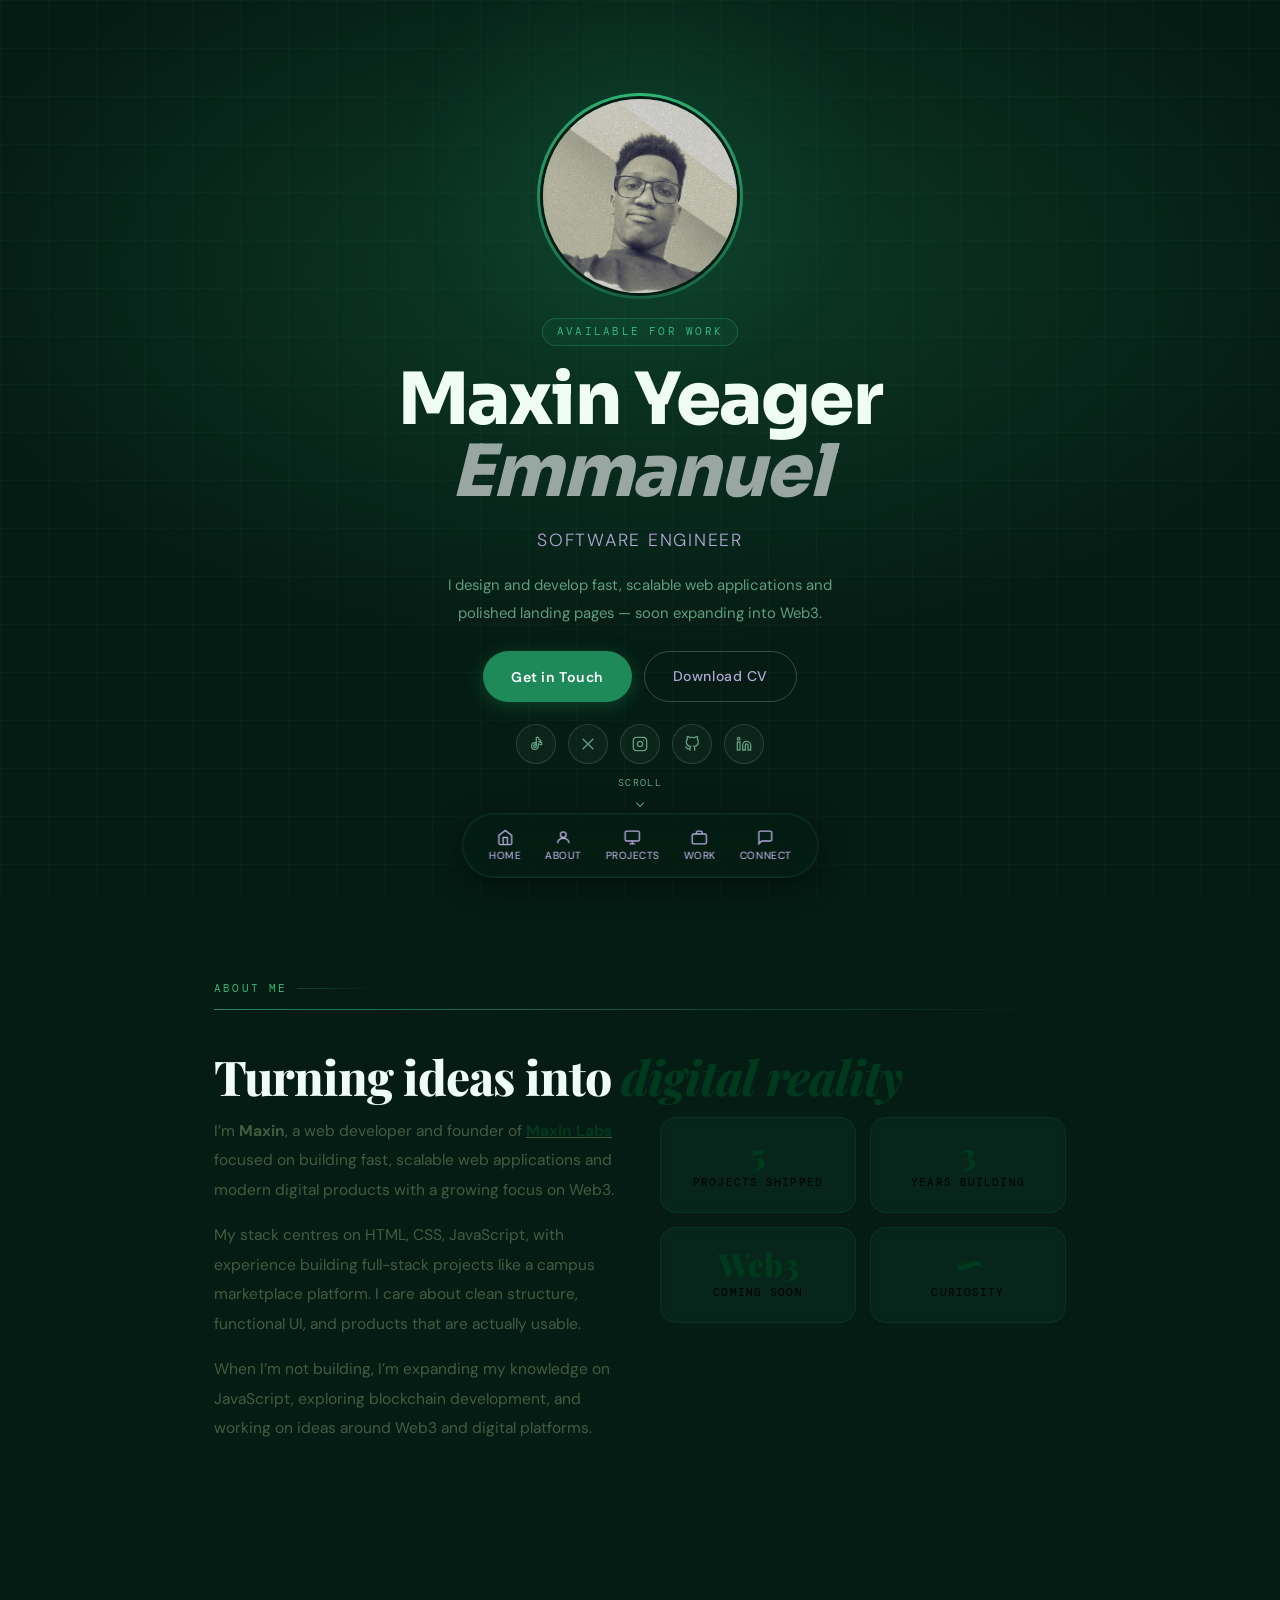
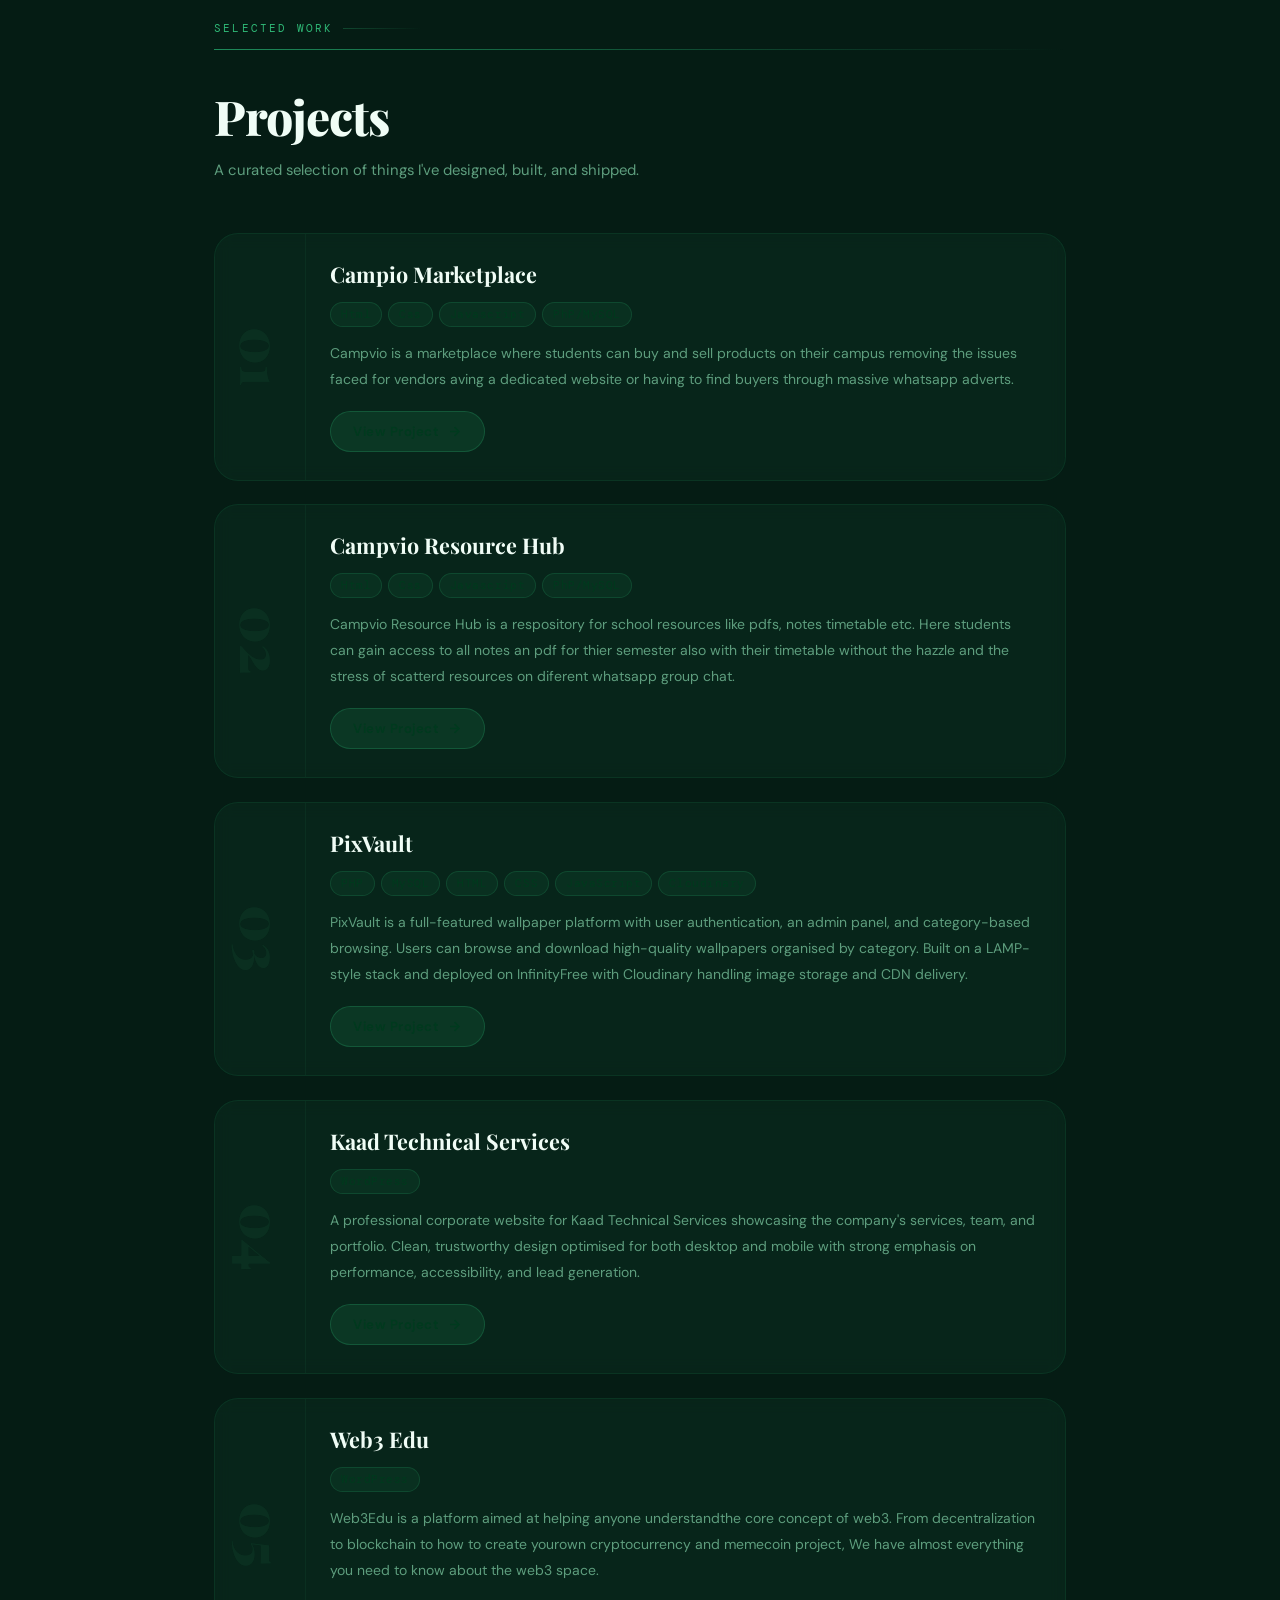
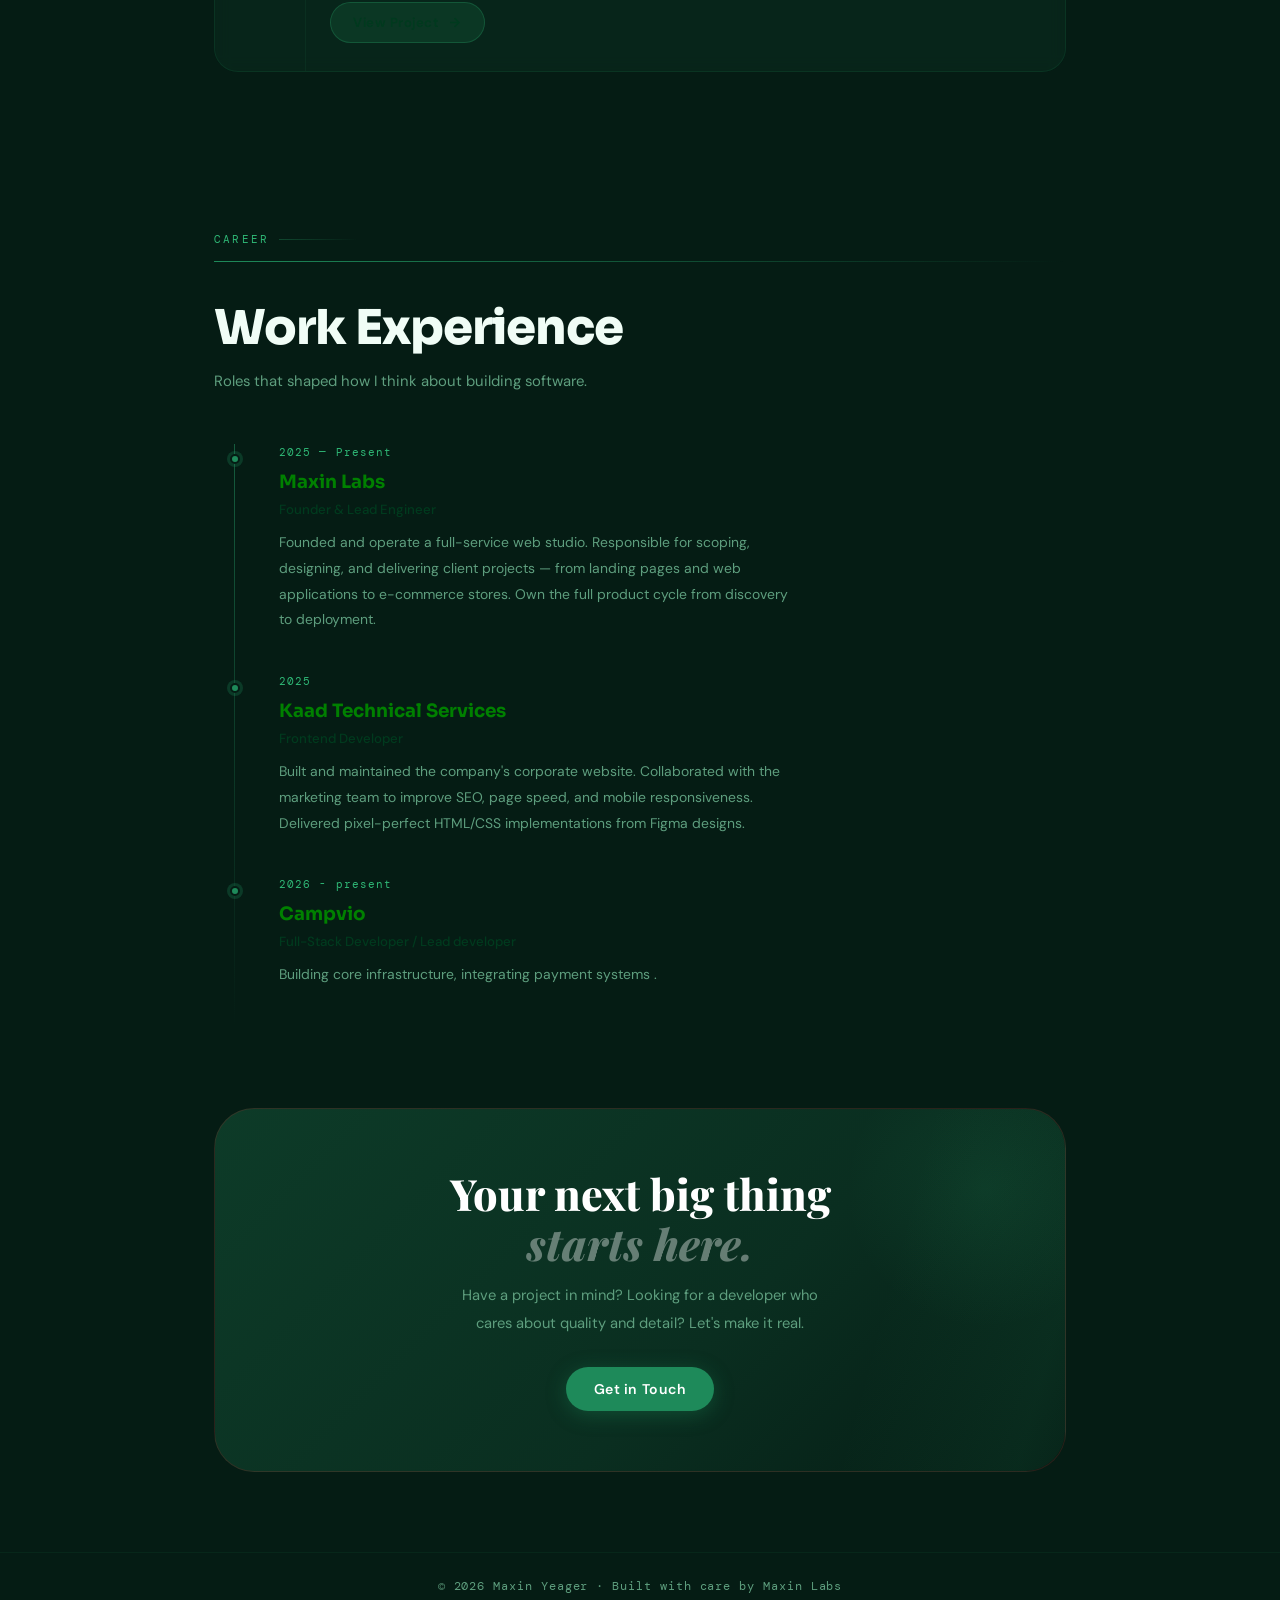
<file: index.html>
<!DOCTYPE html>
<html lang="en">
<head>
  <meta charset="UTF-8" />
  <meta name="viewport" content="width=device-width, initial-scale=1.0" />
  <meta name="description" content="maxin Yeager — Software Engineer. Building elegant, functional web experiences." />
  <title>Maxin Yeager - portfolio</title>
  <link rel="preconnect" href="https://fonts.googleapis.com" />
  <link rel="preconnect" href="https://fonts.gstatic.com" crossorigin />
  <link rel="stylesheet" href="style.css" />
</head>
<body>

  <div id="scroll-progress"></div>

  <!-- LOADING -->
  <div id="loading-screen">
    <p class="loader-logo">Maxin <span>Yeager</span></p>
    <div class="loader-bar-wrap"><div class="loader-bar"></div></div>
    <p class="loader-text">Crafting experience…</p>
  </div>

  <!-- NAVBAR -->
  <nav class="bottom-nav">
    <button class="nav-item active" data-target="home">
      <svg viewBox="0 0 24 24" fill="none" stroke="currentColor" stroke-width="2"><path d="M3 9l9-7 9 7v11a2 2 0 01-2 2H5a2 2 0 01-2-2z"/><polyline points="9 22 9 12 15 12 15 22"/></svg>
      <span class="nav-label">Home</span>
    </button>
    <button class="nav-item" data-target="about">
      <svg viewBox="0 0 24 24" fill="none" stroke="currentColor" stroke-width="2"><circle cx="12" cy="8" r="4"/><path d="M4 20c0-4 3.6-7 8-7s8 3 8 7"/></svg>
      <span class="nav-label">About</span>
    </button>
    <button class="nav-item" data-target="projects">
      <svg viewBox="0 0 24 24" fill="none" stroke="currentColor" stroke-width="2"><rect x="2" y="3" width="20" height="14" rx="2"/><path d="M8 21h8M12 17v4"/></svg>
      <span class="nav-label">Projects</span>
    </button>
    <button class="nav-item" data-target="experience">
      <svg viewBox="0 0 24 24" fill="none" stroke="currentColor" stroke-width="2"><rect x="2" y="7" width="20" height="14" rx="2"/><path d="M16 7V5a2 2 0 00-2-2h-4a2 2 0 00-2 2v2"/></svg>
      <span class="nav-label">Work</span>
    </button>
    <button class="nav-item" data-target="connect">
      <svg viewBox="0 0 24 24" fill="none" stroke="currentColor" stroke-width="2"><path d="M21 15a2 2 0 01-2 2H7l-4 4V5a2 2 0 012-2h14a2 2 0 012 2z"/></svg>
      <span class="nav-label">Connect</span>
    </button>
  </nav>

  <div class="page-wrapper">

    <!-- ══ HERO ══ -->
    <section id="hero" data-section>

      <!-- Floating Tech Logos -->
      <div class="floating-logos" aria-hidden="true">

        <!-- 1: HTML5 large -->
        <div class="float-logo">
          <svg viewBox="0 0 452 520" xmlns="http://www.w3.org/2000/svg">
            <path d="M41 460L0 0h452l-41 460-185 52L41 460z" fill="rgba(227,76,38,0.55)"/>
            <path d="M226 472l149-41 35-395H226V472z" fill="rgba(239,101,42,0.4)"/>
            <path d="M226 208H124l7 77h95v76H84L64 96h162v76zm0 179l-1 .3-77-21-5-55h-76l10 109 149 41V387z" fill="rgba(255,255,255,0.75)"/>
            <path d="M226 208v76h88l-9 97-79 21v80l149-41 11-117 5-116H226zm0-112v76h162L396 96H226v76z" fill="rgba(255,255,255,0.9)"/>
          </svg>
        </div>

        <!-- 2: CSS3 large -->
        <div class="float-logo">
          <svg viewBox="0 0 452 520" xmlns="http://www.w3.org/2000/svg">
            <path d="M41 460L0 0h452l-41 460-185 52L41 460z" fill="rgba(38,77,228,0.55)"/>
            <path d="M226 472l149-41 35-395H226V472z" fill="rgba(42,101,239,0.4)"/>
            <path d="M226 208H100l4 77h122v76H100L84 96h162v76zm26-112h162l-4 76H252l4 36h110l-11 117-145 41V387l80-22 8-78H226V208z" fill="rgba(255,255,255,0.85)"/>
          </svg>
        </div>

        <!-- 3: JavaScript large -->
        <div class="float-logo">
          <svg viewBox="0 0 630 630" xmlns="http://www.w3.org/2000/svg">
            <rect width="630" height="630" rx="40" fill="rgba(240,219,79,0.5)"/>
            <path d="M423 492c8 13 19 23 37 23 16 0 26-8 26-18 0-13-10-17-28-25l-10-4c-27-11-45-26-45-56 0-28 21-49 54-49 23 0 40 8 52 29l-28 18c-6-11-13-16-24-16-11 0-18 7-18 16 0 11 7 16 23 23l10 4c32 14 51 28 51 60 0 34-27 52-63 52-35 0-58-17-69-39l30-18zm-171 3c6 10 11 19 24 19 12 0 20-5 20-23V326h37v167c0 38-22 55-55 55-29 0-46-15-55-34l29-19z" fill="rgba(50,50,50,0.85)"/>
          </svg>
        </div>

        <!-- 4: WordPress large -->
        <div class="float-logo">
          <svg viewBox="0 0 122.5 122.5" xmlns="http://www.w3.org/2000/svg">
            <circle cx="61.25" cy="61.25" r="61.25" fill="rgba(33,117,155,0.5)"/>
            <path d="M61.25 4.4a56.85 56.85 0 100 113.7A56.85 56.85 0 0061.25 4.4zM8.7 61.25a52.55 52.55 0 0144.1-51.9L14.7 109a52.45 52.45 0 01-6-47.75zm52.55 52.55a52.55 52.55 0 01-16-2.5l17-49.4 17.4 47.7a52.85 52.85 0 01-18.4 4.2zm7.2-76.4l14.7 43.7-3.7 12.3L73 67.4c-1.7-5.8-2.5-11.6-2.3-11.6a44.17 44.17 0 001-8.4c0-3.4-.8-5.7-1.8-7.5a19 19 0 01-1.45-4.45zm-17.8 3a15.84 15.84 0 01-2.9-.3 18.36 18.36 0 01-.5-4.3c0-2.7.7-4.5 1.3-5.9a59.47 59.47 0 016.3-13.2 52.63 52.63 0 0115.4 53.7zm31.9-26.8a52.6 52.6 0 014.4 21.6 52.06 52.06 0 01-4.2 20.7l-13.1-36.7a52.53 52.53 0 0112.9-5.6zm-26.8 62.4l-15-43.5-.7-2.1 7.9-23.6a52.52 52.52 0 0133 85.8l-25.2-16.6z" fill="rgba(255,255,255,0.85)"/>
          </svg>
        </div>

        <!-- 5: HTML5 small -->
        <div class="float-logo">
          <svg viewBox="0 0 452 520" xmlns="http://www.w3.org/2000/svg">
            <path d="M41 460L0 0h452l-41 460-185 52L41 460z" fill="rgba(227,76,38,0.4)"/>
            <path d="M226 472l149-41 35-395H226V472z" fill="rgba(239,101,42,0.3)"/>
            <path d="M226 208H124l7 77h95v76H84L64 96h162v76zm0 179l-1 .3-77-21-5-55h-76l10 109 149 41V387z" fill="rgba(255,255,255,0.65)"/>
            <path d="M226 208v76h88l-9 97-79 21v80l149-41 11-117 5-116H226zm0-112v76h162L396 96H226v76z" fill="rgba(255,255,255,0.8)"/>
          </svg>
        </div>

        <!-- 6: CSS3 small -->
        <div class="float-logo">
          <svg viewBox="0 0 452 520" xmlns="http://www.w3.org/2000/svg">
            <path d="M41 460L0 0h452l-41 460-185 52L41 460z" fill="rgba(38,77,228,0.4)"/>
            <path d="M226 472l149-41 35-395H226V472z" fill="rgba(42,101,239,0.3)"/>
            <path d="M226 208H100l4 77h122v76H100L84 96h162v76zm26-112h162l-4 76H252l4 36h110l-11 117-145 41V387l80-22 8-78H226V208z" fill="rgba(255,255,255,0.7)"/>
          </svg>
        </div>

        <!-- 7: JS small -->
        <div class="float-logo">
          <svg viewBox="0 0 630 630" xmlns="http://www.w3.org/2000/svg">
            <rect width="630" height="630" rx="40" fill="rgba(240,219,79,0.38)"/>
            <path d="M423 492c8 13 19 23 37 23 16 0 26-8 26-18 0-13-10-17-28-25l-10-4c-27-11-45-26-45-56 0-28 21-49 54-49 23 0 40 8 52 29l-28 18c-6-11-13-16-24-16-11 0-18 7-18 16 0 11 7 16 23 23l10 4c32 14 51 28 51 60 0 34-27 52-63 52-35 0-58-17-69-39l30-18zm-171 3c6 10 11 19 24 19 12 0 20-5 20-23V326h37v167c0 38-22 55-55 55-29 0-46-15-55-34l29-19z" fill="rgba(50,50,50,0.7)"/>
          </svg>
        </div>

        <!-- 8: WordPress small -->
        <div class="float-logo">
          <svg viewBox="0 0 122.5 122.5" xmlns="http://www.w3.org/2000/svg">
            <circle cx="61.25" cy="61.25" r="61.25" fill="rgba(33,117,155,0.38)"/>
            <path d="M8.7 61.25a52.55 52.55 0 0144.1-51.9L14.7 109a52.45 52.45 0 01-6-47.75zm52.55 52.55a52.55 52.55 0 01-16-2.5l17-49.4 17.4 47.7a52.85 52.85 0 01-18.4 4.2zm7.2-76.4l14.7 43.7-3.7 12.3L73 67.4c-1.7-5.8-2.5-11.6-2.3-11.6a44.17 44.17 0 001-8.4c0-3.4-.8-5.7-1.8-7.5a19 19 0 01-1.45-4.45zm-17.8 3a15.84 15.84 0 01-2.9-.3 18.36 18.36 0 01-.5-4.3c0-2.7.7-4.5 1.3-5.9a59.47 59.47 0 016.3-13.2 52.63 52.63 0 0115.4 53.7zm31.9-26.8a52.6 52.6 0 014.4 21.6 52.06 52.06 0 01-4.2 20.7l-13.1-36.7a52.53 52.53 0 0112.9-5.6zm-26.8 62.4l-15-43.5-.7-2.1 7.9-23.6a52.52 52.52 0 0133 85.8l-25.2-16.6z" fill="rgba(255,255,255,0.7)"/>
          </svg>
        </div>

      </div><!-- /floating-logos -->

      <div class="hero-inner">
        <div class="avatar-wrap">
          <img class="avatar-img" src="assets/images/mypic.jpg" alt="Judah Abraham"
               onerror="this.style.display='none';this.nextElementSibling.style.display='flex';" />
          <div class="avatar-placeholder">maxin</div>
        </div>
        <span class="hero-eyebrow">Available for work</span>
        <h1 class="hero-name">Maxin Yeager<br><em>Emmanuel</em></h1>
        <p class="hero-role">Software Engineer</p>
        <p class="hero-desc">I design and develop fast, scalable web applications and polished landing pages — soon expanding into Web3.</p>
        <div class="hero-buttons">
          <button class="btn-primary" data-open-modal>Get in Touch</button>
          <a class="btn-outline" href="assets/judah-abraham-cv.pdf" download>Download CV</a>
        </div>
        <div class="hero-socials">
          <a class="social-link" href="https://tiktok.com/@i.am.maxin" target="_blank" rel="noopener" aria-label="Tiktok">
            <svg viewBox="0 0 24 24" fill="none" stroke="currentColor" stroke-width="2" stroke-linecap="round" stroke-linejoin="round">
  <path d="M16 8.5c1.5 1 3 1.5 4.5 1.5v3c-1.7 0-3.4-.5-5-1.4V15a5 5 0 1 1-5-5c.3 0 .7 0 1 .1v3.2c-.3-.2-.7-.3-1-.3a2 2 0 1 0 2 2V2h3c.2 2 1.5 3.8 3.5 4.5v2z"/>
          </svg></a>
          <a class="social-link" href="https://x.com/dev_maxin" target="_blank" rel="noopener" aria-label="X">
            <svg viewBox="0 0 24 24" fill="none" stroke="currentColor" stroke-width="2"><path d="M4 4l16 16M4 20L20 4"/></svg>
          </a>
          <a class="social-link" href="https://instagram.com/maxin_yeager" target="_blank" rel="noopener" aria-label="Instagram">
            <svg viewBox="0 0 24 24" fill="none" stroke="currentColor" stroke-width="2"><rect x="2" y="2" width="20" height="20" rx="5"/><circle cx="12" cy="12" r="4"/><circle cx="17.5" cy="6.5" r="1" fill="currentColor" stroke="none"/></svg>
          </a>
          <a class="social-link" href="https://github.com/Devmaxin" target="_blank" rel="noopener" aria-label="GitHub">
            <svg viewBox="0 0 24 24" fill="none" stroke="currentColor" stroke-width="2"><path d="M9 19c-5 1.5-5-2.5-7-3m14 6v-3.87a3.37 3.37 0 00-.94-2.61c3.14-.35 6.44-1.54 6.44-7A5.44 5.44 0 0020 4.77 5.07 5.07 0 0019.91 1S18.73.65 16 2.48a13.38 13.38 0 00-7 0C6.27.65 5.09 1 5.09 1A5.07 5.07 0 005 4.77a5.44 5.44 0 00-1.5 3.78c0 5.42 3.3 6.61 6.44 7A3.37 3.37 0 009 18.13V22"/></svg>
          </a>
          <a class="social-link" href="https://linkedin.com/in/devmaxin" target="_blank" rel="noopener" aria-label="LinkedIn">
            <svg viewBox="0 0 24 24" fill="none" stroke="currentColor" stroke-width="2"><path d="M16 8a6 6 0 016 6v7h-4v-7a2 2 0 00-2-2 2 2 0 00-2 2v7h-4v-7a6 6 0 016-6z"/><rect x="2" y="9" width="4" height="12"/><circle cx="4" cy="4" r="2"/></svg>
          </a>
        </div>
      </div>

      <div class="scroll-hint">
        <span>Scroll</span>
        <svg viewBox="0 0 24 24" fill="none" stroke="currentColor" stroke-width="2"><polyline points="6 9 12 15 18 9"/></svg>
      </div>
    </section>

    <!-- ══ ABOUT ══ -->
    <section id="about" data-section>
      <div class="section">
        <p class="section-eyebrow" data-anim="left" data-dur="fast">About me</p>
        <div class="section-line" data-anim="fade"></div>
        <h2 class="section-title" data-anim="up">Turning ideas into <em style="font-style:italic;color:var(--g300)">digital reality</em></h2>
        <div class="about-content">
          <div class="about-text" data-anim="left" data-delay="150" data-dur="slow">
            
            <p>I’m <b>Maxin</b>, a web developer and founder of <a href="https://maxin-labs.vercel.app"> <u> <strong style="color:var(--g300)">Maxin Labs</strong></u> </a> focused on building fast, scalable web applications and modern digital products with a growing focus on Web3.</p>
            <p>My stack centres on HTML, CSS, JavaScript, with experience building full-stack projects like a <a href="">campus marketplace platform.</a> I care about clean structure, functional UI, and products that are actually usable.</p>
            <p>When I’m not building, I’m expanding my knowledge on JavaScript, exploring blockchain development, and working on ideas around Web3 and digital platforms.</p>
          </div>
          <div class="about-stats">
            <div class="stat-card" data-anim="scaleup" data-delay="100"><p class="stat-num" data-count="5">0</p><p class="stat-label">Projects shipped</p></div>
            <div class="stat-card" data-anim="scaleup" data-delay="200"><p class="stat-num" data-count="3">0</p><p class="stat-label">Years building</p></div>
            <div class="stat-card" data-anim="scaleup" data-delay="300"><p class="stat-num">Web3</p><p class="stat-label">Coming soon</p></div>
            <div class="stat-card" data-anim="scaleup" data-delay="400"><p class="stat-num">∞</p><p class="stat-label">Curiosity</p></div>
          </div>
        </div>
      </div>
    </section>

    <!-- ══ PROJECTS ══ -->
    <section id="projects" data-section>
      <div class="section">
        <p class="section-eyebrow" data-anim="left" data-dur="fast">Selected work</p>
        <div class="section-line" data-anim="fade"></div>
        <h2 class="section-title" data-anim="up">Projects</h2>
        <p class="section-subtitle" data-anim="up" data-delay="150">A curated selection of things I've designed, built, and shipped.</p>
        <div id="projects-list"></div>
      </div>
    </section>

    <!-- ══ EXPERIENCE ══ -->
    <section id="experience" data-section>
      <div class="section">
        <p class="section-eyebrow" data-anim="left" data-dur="fast">Career</p>
        <div class="section-line" data-anim="fade"></div>
        <h2 class="section-title" data-anim="up" style="font-family: Sora;">Work Experience</h2>
        <p class="section-subtitle" data-anim="up" data-delay="150">Roles that shaped how I think about building software.</p>
        <div class="experience-list">
          <div class="exp-item" data-anim="left" data-delay="0">
            <div class="exp-dot"><div class="exp-dot-inner"></div></div>
            <div class="exp-content">
              <p class="exp-year">2025 — Present</p>
              <p class="exp-company">Maxin Labs</p>
              <p class="exp-role">Founder & Lead Engineer</p>
              <p class="exp-desc">Founded and operate a full-service web studio. Responsible for scoping, designing, and delivering client projects — from landing pages and web applications to e-commerce stores. Own the full product cycle from discovery to deployment.</p>
            </div>
          </div>
          <div class="exp-item" data-anim="left" data-delay="150">
            <div class="exp-dot"><div class="exp-dot-inner"></div></div>
            <div class="exp-content">
              <p class="exp-year">2025</p>
              <p class="exp-company">Kaad Technical Services</p>
              <p class="exp-role">Frontend Developer</p>
              <p class="exp-desc">Built and maintained the company's corporate website. Collaborated with the marketing team to improve SEO, page speed, and mobile responsiveness. Delivered pixel-perfect HTML/CSS implementations from Figma designs.</p>
            </div>
          </div>
          <div class="exp-item" data-anim="left" data-delay="300">
            <div class="exp-dot"><div class="exp-dot-inner"></div></div>
            <div class="exp-content">
              <p class="exp-year">2026 - present</p>
              <p class="exp-company">Campvio</p>
              <p class="exp-role">Full-Stack Developer / Lead developer</p>
              <p class="exp-desc">Building core infrastructure, integrating payment systems .</p>
            </div>
          </div>
        </div>
      </div>
    </section>

    <!-- ══ CTA ══ -->
    <section id="cta">
      <div class="section" style="padding-top:0">
        <div class="cta-card" data-anim="scaleup" data-dur="slow">
          <h2 class="cta-title">Your next big thing<br><em>starts here.</em></h2>
          <p class="cta-sub">Have a project in mind? Looking for a developer who cares about quality and detail? Let's make it real.</p>
          <button class="btn-primary" data-open-modal>Get in Touch</button>
        </div>
      </div>
    </section>

    <footer data-anim="fade"><p>© 2026 Maxin Yeager · Built with care by Maxin Labs</p></footer>
  </div>

  <!-- MODAL -->
  <div id="modal-overlay" class="modal-overlay">
    <div class="modal">
      <button id="modal-close" class="modal-close">
        <svg width="14" height="14" viewBox="0 0 24 24" fill="none" stroke="currentColor" stroke-width="2.5"><line x1="18" y1="6" x2="6" y2="18"/><line x1="6" y1="6" x2="18" y2="18"/></svg>
      </button>
      <h2 class="modal-title">Let's talk</h2>
      <p class="modal-sub">I'll get back to you within 24 hours.</p>
      <form id="contact-form" novalidate action="https://formspree.io/f/mvzdebrv"
  method="POST">
        <div class="form-group">
          <label class="form-label" for="cf-name">Your name</label>
          <input class="form-input" type="text" id="cf-name" name="name" placeholder="e.g. Maxin Emmanuel" required />
        </div>
        <div class="form-group">
          <label class="form-label" for="cf-email">Email address</label>
          <input class="form-input" type="email" id="cf-email" name="email" placeholder="youremail@gmail.com" required />
        </div>
        <div class="form-group">
          <label class="form-label" for="cf-whatsapp">WhatsApp number</label>
          <input class="form-input" type="tel" id="cf-whatsapp" name="whatsapp" placeholder="+234 800 000 0000" />
        </div>
        <div class="form-group">
          <label class="form-label" for="cf-message">Message</label>
          <textarea class="form-textarea" id="cf-message" name="message" placeholder="Tell me about your project…" required></textarea>
        </div>
        <button type="submit" class="btn-submit">Send Message</button>
      </form>
      <div id="form-success" class="form-success">
        <div class="success-icon">✅</div>
        <p>Message sent! I'll be in touch soon.</p>
      </div>
    </div>
  </div>

  <script src="data/projects.js"></script>
  <script src="script.js"></script>
</body>
</html>
</file>
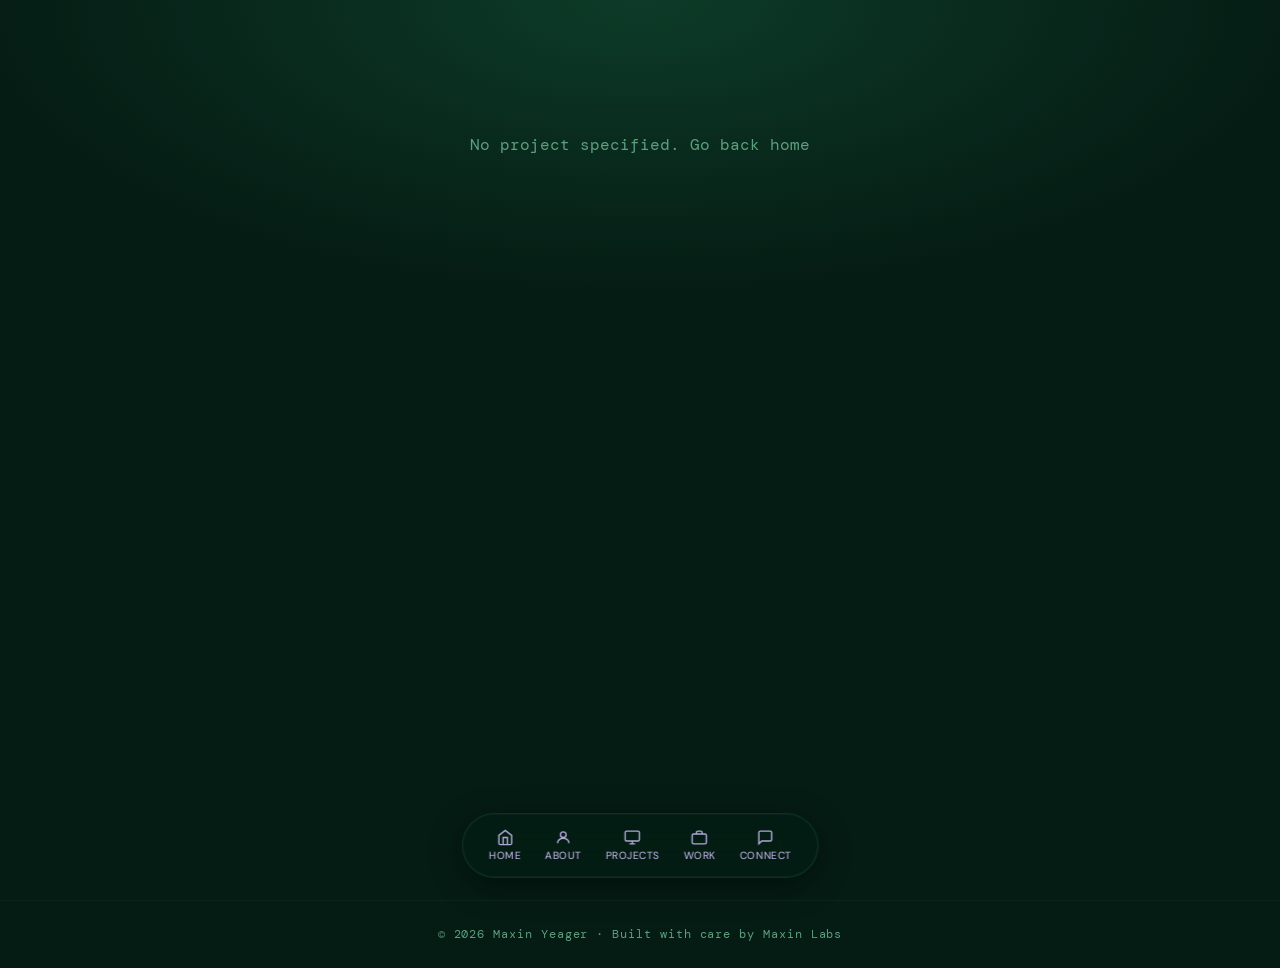
<file: project.html>
<!DOCTYPE html>
<html lang="en">
<head>
  <meta charset="UTF-8" />
  <meta name="viewport" content="width=device-width, initial-scale=1.0" />
  <title>Project — Maxin Yeager</title>
  <link rel="preconnect" href="https://fonts.googleapis.com" />
  <link rel="preconnect" href="https://fonts.gstatic.com" crossorigin />
  <link rel="stylesheet" href="style.css" />
</head>
<body>

  <!-- LOADING -->
  <div id="loading-screen">
    <p class="loader-logo">Maxin <span>Yeager</span></p>
    <div class="loader-bar-wrap"><div class="loader-bar"></div></div>
    <p class="loader-text">Loading project…</p>
  </div>

  <!-- NAVBAR -->
  <nav class="bottom-nav">
    <button class="nav-item" data-target="home">
      <svg viewBox="0 0 24 24" fill="none" stroke="currentColor" stroke-width="2"><path d="M3 9l9-7 9 7v11a2 2 0 01-2 2H5a2 2 0 01-2-2z"/><polyline points="9 22 9 12 15 12 15 22"/></svg>
      <span class="nav-label">Home</span>
    </button>
    <button class="nav-item" data-target="about">
      <svg viewBox="0 0 24 24" fill="none" stroke="currentColor" stroke-width="2"><circle cx="12" cy="8" r="4"/><path d="M4 20c0-4 3.6-7 8-7s8 3 8 7"/></svg>
      <span class="nav-label">About</span>
    </button>
    <button class="nav-item" data-target="projects">
      <svg viewBox="0 0 24 24" fill="none" stroke="currentColor" stroke-width="2"><rect x="2" y="3" width="20" height="14" rx="2"/><path d="M8 21h8M12 17v4"/></svg>
      <span class="nav-label">Projects</span>
    </button>
    <button class="nav-item" data-target="experience">
      <svg viewBox="0 0 24 24" fill="none" stroke="currentColor" stroke-width="2"><rect x="2" y="7" width="20" height="14" rx="2"/><path d="M16 7V5a2 2 0 00-2-2h-4a2 2 0 00-2 2v2"/></svg>
      <span class="nav-label">Work</span>
    </button>
    <button class="nav-item" data-target="connect">
      <svg viewBox="0 0 24 24" fill="none" stroke="currentColor" stroke-width="2"><path d="M21 15a2 2 0 01-2 2H7l-4 4V5a2 2 0 012-2h14a2 2 0 012 2z"/></svg>
      <span class="nav-label">Connect</span>
    </button>
  </nav>

  <div class="page-wrapper">
    <div style="min-height:100svh; background:radial-gradient(ellipse 80% 50% at 50% 0%, var(--g700) 0%, var(--g900) 65%);">

      <!-- id="detail-wrap" is what script.js detects to know it's the detail page -->
      <main class="detail-page" id="detail-wrap">

        <a class="detail-back" href="index.html">
          <svg viewBox="0 0 24 24" fill="none" stroke="currentColor" stroke-width="2"><path d="M19 12H5M12 5l-7 7 7 7"/></svg>
          Back to all projects
        </a>

        <!-- ── Auto-scroll vertical carousel ── -->
        <div class="vcarousel-outer reveal">
          <span class="vcarousel-pause-hint">Hover to pause</span>
          <div id="carousel-track"></div>
        </div>

        <!-- ── Project info ── -->
        <div class="detail-meta reveal">
          <p class="detail-eyebrow">Project Details</p>
          <h1 class="detail-name-el" id="detail-name"></h1>
          <div class="detail-tech-tags" id="detail-tech"></div>
          <p class="detail-desc-el" id="detail-desc"></p>
        </div>

        <!-- ── Action buttons ── -->
        <div class="detail-actions reveal">
          <a class="btn-primary" id="detail-live" href="#">
            View Project
            <svg width="13" height="13" viewBox="0 0 24 24" fill="none" stroke="currentColor" stroke-width="2.5"><path d="M18 13v6a2 2 0 01-2 2H5a2 2 0 01-2-2V8a2 2 0 012-2h6"/><polyline points="15 3 21 3 21 9"/><line x1="10" y1="14" x2="21" y2="3"/></svg>
          </a>
          <a class="btn-outline" href="index.html">
            <svg width="13" height="13" viewBox="0 0 24 24" fill="none" stroke="currentColor" stroke-width="2.5"><path d="M19 12H5M12 5l-7 7 7 7"/></svg>
            Back to Home
          </a>
        </div>

      </main>
    </div>

    <footer><p>© 2026 Maxin Yeager · Built with care by Maxin Labs</p></footer>
  </div>

  <!-- MODAL -->
  <div id="modal-overlay" class="modal-overlay">
    <div class="modal">
      <button id="modal-close" class="modal-close">
        <svg width="14" height="14" viewBox="0 0 24 24" fill="none" stroke="currentColor" stroke-width="2.5"><line x1="18" y1="6" x2="6" y2="18"/><line x1="6" y1="6" x2="18" y2="18"/></svg>
      </button>
      <h2 class="modal-title">Let's talk</h2>
      <p class="modal-sub">I'll get back to you within 24 hours.</p>
      <form id="contact-form" novalidate>
        <div class="form-group">
          <label class="form-label" for="cf-name">Your name</label>
          <input class="form-input" type="text" id="cf-name" name="name" placeholder="e.g. Maxin Emmanuel" required />
        </div>
        <div class="form-group">
          <label class="form-label" for="cf-email">Email address</label>
          <input class="form-input" type="email" id="cf-email" name="email" placeholder="youremail@google.com" required />
        </div>
        <div class="form-group">
          <label class="form-label" for="cf-whatsapp">WhatsApp number</label>
          <input class="form-input" type="tel" id="cf-whatsapp" name="whatsapp" placeholder="+234 800 000 0000" />
        </div>
        <div class="form-group">
          <label class="form-label" for="cf-message">Message</label>
          <textarea class="form-textarea" id="cf-message" name="message" placeholder="Tell me about your project…" required></textarea>
        </div>
        <button type="submit" class="btn-submit">Send Message</button>
      </form>
      <div id="form-success" class="form-success">
        <div class="success-icon">✅</div>
        <p>Message sent! I'll be in touch soon.</p>
      </div>
    </div>
  </div>

  <!-- scripts: data MUST load before script.js -->
  <script src="data/projects.js"></script>
  <script src="script.js"></script>
</body>
</html>
</file>
<file: style.css>
/* ============================================
   style.css — Judah Abraham Portfolio
   ============================================ */

@import url('https://fonts.googleapis.com/css2?family=Playfair+Display:ital,wght@0,400;0,700;0,900;1,400&family=DM+Sans:wght@300;400;500;600&family=DM+Mono:wght@300;400&display=swap');
@import url('https://fonts.googleapis.com/css2?family=Sora:wght@400;500;600;700&family=Space+Grotesk:wght@400;500;600;700&family=Inter:wght@300;400;500;600&display=swap');

/* ── Variables ── */
:root {
  --g900: #051c14;
  --g800: #0a2e20;
  --g700: #0d3b28;
  --g600: #155c3e;
  --g500: #1e8a5a;
  --g400: #2fb876;
  --g300: #003a1e;
  --g200: #b8f0d4;
  --g100: #fae2ec;

  --text-primary:   #f0fdf6;
  --text-secondary: #b1a8d4;
  --text-muted:     #5e9e7e;

  --font-display: 'Playfair Display', Georgia, serif;
  --font-body:    'DM Sans', sans-serif;
  --font-mono:    'DM Mono', monospace;

  --radius-sm:   8px;
  --radius-md:  16px;
  --radius-lg:  24px;
  --radius-xl:  40px;
  --radius-pill: 9999px;

  --shadow-md: 0 8px 32px rgba(0,0,0,0.28);
  --shadow-lg: 0 20px 60px rgba(0,0,0,0.45);
  --glow:      0 0 40px rgba(47,184,118,0.14);

  --ease: cubic-bezier(0.4, 0, 0.2, 1);
  --spring: cubic-bezier(0.34, 1.56, 0.64, 1);
}

/* ── Reset ── */
*, *::before, *::after { margin:0; padding:0; box-sizing:border-box; }
html { scroll-behavior:smooth; font-size:16px; }
body {
  font-family: var(--font-body);
  background: var(--g900);
  color: var(--text-primary);
  overflow-x: hidden;
  line-height: 1.6;
  -webkit-font-smoothing: antialiased;
}
img { display:block; max-width:100%; }
a   { text-decoration:none; color:inherit; }
button { cursor:pointer; border:none; background:none; font-family:inherit; }
ul { list-style:none; }

::-webkit-scrollbar { width:5px; }
::-webkit-scrollbar-track { background:var(--g900); }
::-webkit-scrollbar-thumb { background:var(--g600); border-radius:3px; }
::selection { background:var(--g500); color:#fff; }

/* ============================================
   LOADING SCREEN
   ============================================ */
#loading-screen {
  position:fixed; inset:0; z-index:9999;
  background:var(--g800);
  display:flex; flex-direction:column; align-items:center; justify-content:center; gap:24px;
  transition: opacity .65s ease, visibility .65s ease;
}
#loading-screen.fade-out { opacity:0; visibility:hidden; pointer-events:none; }

.loader-logo {
  font-family: var(--font-display);
  font-size: clamp(2rem,6vw,3.2rem);
  font-weight:700; letter-spacing:.04em;
}
.loader-logo span { color:var(--g400); }

.loader-bar-wrap {
  width:160px; height:2px;
  background:rgba(255,255,255,.08);
  border-radius:1px; overflow:hidden;
}
.loader-bar {
  height:100%; width:0;
  background:linear-gradient(90deg, var(--g500), var(--g300));
  border-radius:1px;
  animation: loadBar 1.6s ease-in-out forwards;
}
@keyframes loadBar { 0%{width:0} 60%{width:70%} 100%{width:100%} }

.loader-text {
  font-family:var(--font-mono); font-size:.7rem;
  color:var(--text-muted); letter-spacing:.18em; text-transform:uppercase;
}

/* ============================================
   BOTTOM NAVBAR
   ============================================ */
.bottom-nav {
  position:fixed; bottom:22px; left:50%; transform:translateX(-50%);
  z-index:1000;
  display:flex; align-items:center; gap:2px;
  padding:7px 12px;
  background:rgba(5,28,20,.75);
  backdrop-filter:blur(24px) saturate(180%);
  -webkit-backdrop-filter:blur(24px) saturate(180%);
  border:1px solid rgba(47,184,118,.14);
  border-radius:var(--radius-pill);
  box-shadow:0 8px 32px rgba(0,0,0,.45), 0 0 0 1px rgba(255,255,255,.03) inset;
  transition:.35s var(--ease);
}
.bottom-nav:hover {
  border-color:rgba(47,184,118,.28);
  box-shadow:0 8px 40px rgba(0,0,0,.55), var(--glow);
}
.nav-item {
  display:flex; flex-direction:column; align-items:center; gap:3px;
  padding:8px 10px; border-radius:var(--radius-pill);
  color:var(--text-secondary); font-size:.65rem; font-weight:500;
  letter-spacing:.05em; text-transform:uppercase; white-space:nowrap;
  transition:.3s var(--ease);
}
.nav-item svg { width:17px; height:17px; transition:.3s var(--ease); }
.nav-item:hover, .nav-item.active {
  color:var(--g300); background:rgba(47,184,118,.1);
}
.nav-item:hover svg, .nav-item.active svg { transform:translateY(-1px); }
.nav-label { display:none; }
@media(min-width:460px) {
  .nav-label { display:block; }
  .bottom-nav { padding:7px 16px; gap:4px; }
}

/* ============================================
   HERO
   ============================================ */
#hero {
  min-height:100svh;
  display:flex; flex-direction:column; align-items:center; justify-content:center;
  padding:80px 24px 120px;
  position:relative; overflow:hidden; text-align:center;
  background:radial-gradient(ellipse 80% 60% at 50% 30%, var(--g700) 0%, var(--g900) 70%);
}
#hero::before {
  content:''; position:absolute; inset:0;
  background-image:
    linear-gradient(rgba(47,184,118,.04) 1px, transparent 1px),
    linear-gradient(90deg, rgba(47,184,118,.04) 1px, transparent 1px);
  background-size:48px 48px; pointer-events:none;
}
#hero::after {
  content:''; position:absolute; top:-80px; left:50%; transform:translateX(-50%);
  width:480px; height:480px;
  background:radial-gradient(circle, rgba(30,138,90,.16) 0%, transparent 70%);
  pointer-events:none;
}

.hero-inner {
  position:relative; z-index:1;
  display:flex; flex-direction:column; align-items:center; gap:18px;
  max-width:580px;
}

/* Avatar */
.avatar-wrap {
  position:relative; width:200px; height:200px; margin-bottom:4px;
}
.avatar-wrap::before {
  content:''; position:absolute; inset:-3px; border-radius:50%;
  background:conic-gradient(var(--g400), var(--g600), var(--g400));
  animation:spin 6s linear infinite; z-index:0;
}
@keyframes spin { to{transform:rotate(360deg)} }

.avatar-img {
  position:relative; z-index:1;
  width:100%; height:100%; border-radius:50%;
  object-fit:cover; object-position:center;
  border:3px solid var(--g900);
  background:var(--g700);
  display:block;
}
.avatar-placeholder {
  position:relative; z-index:1;
  width:100%; height:100%; border-radius:50%;
  background:linear-gradient(135deg,var(--g700),var(--g600));
  border:3px solid var(--g900);
  display:none; align-items:center; justify-content:center;
  font-family:var(--font-display); font-size:2rem; font-weight:700; color:var(--g200);
}

.hero-eyebrow {
  font-family:var(--font-mono); font-size:.7rem; color:var(--g400);
  letter-spacing:.2em; text-transform:uppercase;
  padding:4px 14px; border:1px solid rgba(47,184,118,.28);
  border-radius:var(--radius-pill); background:rgba(47,184,118,.06);
}
.hero-name {
  font-family:sora;
  font-size:clamp(2.4rem,8vw,4.5rem);
  font-weight:900; line-height:1; letter-spacing:-.02em;
}
.hero-name em { font-style:italic; color:rgba(255, 255, 255, 0.589); }
.hero-role {
  font-size:clamp(.9rem,2.5vw,1.1rem); color:var(--text-secondary);
  font-weight:300; letter-spacing:.1em; text-transform:uppercase;
}
.hero-desc { font-size:.93rem; color:var(--text-muted); max-width:390px; line-height:1.85; }

.hero-buttons { display:flex; gap:12px; flex-wrap:wrap; justify-content:center; margin-top:6px; }

.hero-socials { display:flex; gap:12px; margin-top:4px; }
.social-link {
  width:40px; height:40px; border-radius:50%;
  border:1px solid rgba(168,212,190,.18);
  display:flex; align-items:center; justify-content:center;
  color:var(--text-muted); transition:.3s var(--ease);
  background:rgba(255,255,255,.03);
}
.social-link:hover {
  border-color:var(--g400); color:var(--g300);
  background:rgba(47,184,118,.1);
  transform:translateY(-3px);
  box-shadow:0 8px 20px rgba(47,184,118,.2);
}
.social-link svg { width:16px; height:16px; }

.scroll-hint {
  position:absolute; bottom:88px; left:50%; transform:translateX(-50%);
  display:flex; flex-direction:column; align-items:center; gap:6px;
  color:var(--text-muted); font-size:.62rem; letter-spacing:.15em;
  text-transform:uppercase; font-family:var(--font-mono);
  animation:bounce 2s ease infinite;
}
@keyframes bounce {
  0%,100%{transform:translateX(-50%) translateY(0)}
  50%{transform:translateX(-50%) translateY(7px)}
}
.scroll-hint svg { width:15px; height:15px; }

/* ============================================
   BUTTONS
   ============================================ */
.btn-primary {
  display:inline-flex; align-items:center; gap:8px;
  padding:13px 28px;
  background:var(--g500); color:#fff;
  border-radius:var(--radius-pill);
  font-size:.88rem; font-weight:600; letter-spacing:.04em;
  transition:.3s var(--ease);
  box-shadow:0 4px 20px rgba(30,138,90,.35);
}
.btn-primary:hover {
  background:var(--g400); transform:translateY(-2px);
  box-shadow:0 8px 28px rgba(30,138,90,.45);
}
.btn-primary.btn-disabled {
  opacity:.4; pointer-events:none;
}
.btn-outline {
  display:inline-flex; align-items:center; gap:8px;
  padding:13px 28px; background:transparent;
  color:var(--text-secondary);
  border:1px solid rgba(168,212,190,.28);
  border-radius:var(--radius-pill);
  font-size:.88rem; font-weight:500; letter-spacing:.04em;
  transition:.3s var(--ease);
}
.btn-outline:hover {
  background:rgba(168,212,190,.08);
  border-color:var(--g300); color:var(--g200); transform:translateY(-2px);
}

/* ============================================
   SECTION COMMONS
   ============================================ */
.section { padding:80px 24px; max-width:900px; margin:0 auto; }

.section-eyebrow {
  font-family:var(--font-mono); font-size:.68rem; color:var(--g400);
  letter-spacing:.2em; text-transform:uppercase;
  margin-bottom:12px; display:flex; align-items:center; gap:10px;
}
.section-eyebrow::after {
  content:''; flex:1; height:1px;
  background:linear-gradient(90deg,rgba(47,184,118,.28),transparent);
  max-width:80px;
}
.section-title {
  font-family:var(--font-display);
  font-size:clamp(1.8rem,5vw,3rem);
  font-weight:800; line-height:1.1; letter-spacing:-.02em; margin-bottom:14px;
}
.section-subtitle { font-size:.93rem; color:var(--text-muted); max-width:460px; line-height:1.85; margin-bottom:48px; }

/* Reveal */
.reveal { opacity:0; transform:translateY(28px); transition:opacity .65s var(--ease), transform .65s var(--ease); }
.reveal.visible { opacity:1; transform:translateY(0); }

/* Light mode */
body.light-mode { background:#f2f9f5; color:#050d2e; }
body.light-mode .bottom-nav { background:rgba(226,250,240,.88); border-color:rgba(30,138,90,.18); }
body.light-mode .nav-item { color:#2e6b50; }
body.light-mode .nav-item:hover, body.light-mode .nav-item.active { color:var(--g700); background:rgba(30,138,90,.1); }
body.light-mode .section-title { color:#0a2e20; }
body.light-mode .section-subtitle { color:#4d8c6a; }
body.light-mode footer { color:#5e9e7e; }

/* ============================================
   ABOUT
   ============================================ */
.about-content { display:grid; gap:40px; }
@media(min-width:700px) { .about-content { grid-template-columns:1fr 1fr; align-items:start; } }
.about-text p { font-size:.97rem; color:rgb(65, 92, 65); line-height:1.9; margin-bottom:16px; }
.about-stats { display:grid; grid-template-columns:1fr 1fr; gap:14px; }
.stat-card {
  background:rgba(10,46,32,.5); border:1px solid rgba(47,184,118,.1);
  border-radius:var(--radius-md); padding:20px; text-align:center;
  backdrop-filter:blur(6px);
}
.stat-num { font-family:var(--font-display); font-size:2rem; font-weight:900; color:var(--g300); line-height:1; margin-bottom:4px; }
.stat-label { font-size:.7rem; color:black; text-transform:uppercase; letter-spacing:.1em; font-family:var(--font-mono); }

/* ============================================
   TECH TAGS (shared)
   ============================================ */
.tech-tag {
  font-family:var(--font-mono); font-size:.67rem;
  padding:3px 10px;
  background:rgba(47,184,118,.08);
  border:1px solid rgba(47,184,118,.18);
  border-radius:var(--radius-pill);
  color:var(--g300); letter-spacing:.05em;
}

/* ============================================
   PROJECTS LIST — index.html
   ============================================ */
#projects { background:transparent; }

#projects-list {
  display:flex; flex-direction:column; gap:24px;
}

/* Project Card */
.pcard {
  display:flex; gap:0;
  background:rgba(10,46,32,.5);
  border:1px solid rgba(47,184,118,.1);
  border-radius:var(--radius-lg);
  overflow:hidden;
  transition:.35s var(--ease);
  backdrop-filter:blur(8px);
  position:relative;
}
.pcard:hover {
  border-color:rgba(47,184,118,.3);
  transform:translateY(-4px);
  box-shadow:0 16px 48px rgba(0,0,0,.4), var(--glow);
}

.pcard-num {
  font-family:var(--font-display); font-size:3.5rem; font-weight:900;
  color:rgba(47,184,118,.08);
  writing-mode:vertical-rl; text-orientation:mixed;
  padding:28px 14px 28px 20px;
  line-height:1; user-select:none;
  transition:.35s var(--ease);
  min-width:64px; display:flex; align-items:center; justify-content:center;
  border-right:1px solid rgba(47,184,118,.07);
}
.pcard:hover .pcard-num { color:rgba(47,184,118,.18); }

.pcard-body {
  flex:1; padding:28px 28px 28px 24px;
  display:flex; flex-direction:column; gap:14px;
}

.pcard-name {
  font-family:var(--font-display); font-size:1.35rem; font-weight:700;
  color:var(--text-primary); line-height:1.2;
}

.pcard-tags { display:flex; flex-wrap:wrap; gap:6px; }

.pcard-desc {
  font-size:.875rem; color:var(--text-muted); line-height:1.85;
  flex:1;
}

.btn-view-project {
  align-self:flex-start;
  display:inline-flex; align-items:center; gap:8px;
  padding:11px 22px;
  background:rgba(47,184,118,.12);
  border:1px solid rgba(47,184,118,.25);
  color:var(--g300); border-radius:var(--radius-pill);
  font-size:.82rem; font-weight:600; letter-spacing:.04em;
  transition:.3s var(--ease);
  margin-top:4px;
}
.btn-view-project svg { width:15px; height:15px; transition:.3s var(--ease); }
.btn-view-project:hover {
  background:var(--g500); border-color:var(--g500); color:#fff;
  transform:translateX(4px);
}
.btn-view-project:hover svg { transform:translateX(3px); }

/* Light mode cards */
body.light-mode .pcard { background:rgba(255,255,255,.88); border-color:rgba(30,138,90,.14); box-shadow:0 4px 24px rgba(0,0,0,.06); }
body.light-mode .pcard-name { color:#0a2e20; font-family: Sora; }
body.light-mode .pcard-desc { color:#4d8c6a; font-family: Inter; }
body.light-mode .pcard-num { color:rgba(30,138,90,.1); }

/* ============================================
   WORK EXPERIENCE
   ============================================ */
.experience-list { display:flex; flex-direction:column; position:relative; }
.experience-list::before {
  content:''; position:absolute; left:20px; top:0; bottom:0; width:1px;
  background:linear-gradient(180deg,var(--g600),transparent);
}
.exp-item { display:flex; gap:24px; padding:0 0 40px; }
.exp-dot { width:41px; min-width:41px; display:flex; justify-content:center; padding-top:6px; }
.exp-dot-inner {
  width:10px; height:10px; border-radius:50%; background:var(--g500);
  border:2px solid var(--g900); box-shadow:0 0 0 3px rgba(30,138,90,.28); margin-top:4px;
}
.exp-content { flex:1; }
.exp-year { font-family:var(--font-mono); font-size:.68rem; color:var(--g400); letter-spacing:.1em; margin-bottom:6px; }
.exp-company { font-family:Sora; font-size:1.15rem; font-weight:700; color:green; margin-bottom:2px; }
.exp-role { font-size:.83rem; color:var(--g300); font-weight:500; margin-bottom:10px; }
.exp-desc { font-size:.87rem; color:var(--text-muted); line-height:1.85; max-width:520px; }

/* ============================================
   CTA
   ============================================ */
.cta-card {
  background:linear-gradient(135deg,var(--g700) 0%,var(--g800) 60%,var(--g900) 100%);
  border:1px solid rgba(184, 47, 47, 0.2);
  border-radius:var(--radius-xl); padding:60px 40px; text-align:center;
  position:relative; overflow:hidden;
}
.cta-card::before {
  content:''; position:absolute; top:-60px; right:-60px; width:280px; height:280px;
  border-radius:50%; background:radial-gradient(circle,rgba(47,184,118,.1),transparent 70%);
  pointer-events:none;
}
.cta-title { font-family:var(--font-display); color: white; font-size:clamp(1.7rem,5vw,2.7rem); font-weight:800; line-height:1.15; margin-bottom:14px; position:relative; z-index:1; }
.cta-title em { font-style:italic; color:rgba(255, 255, 255, 0.377); }
.cta-sub { font-size:.92rem; color:var(--text-muted); max-width:380px; margin:0 auto 30px; line-height:1.85; position:relative; z-index:1; }

/* ============================================
   MODAL
   ============================================ */
.modal-overlay {
  position:fixed; inset:0; z-index:2000;
  background:rgba(5,20,14,.85); backdrop-filter:blur(14px);
  display:flex; align-items:center; justify-content:center; padding:24px;
  opacity:0; visibility:hidden; transition:opacity .3s ease, visibility .3s ease;
}
.modal-overlay.open { opacity:1; visibility:visible; }
.modal {
  background:var(--g800); border:1px solid rgba(47,184,118,.2);
  border-radius:var(--radius-xl); padding:40px; width:100%; max-width:480px;
  position:relative;
  transform:translateY(20px) scale(.97);
  transition:transform .38s var(--spring);
  box-shadow:var(--shadow-lg);
}
.modal-overlay.open .modal { transform:translateY(0) scale(1); }
.modal-close {
  position:absolute; top:16px; right:16px; width:36px; height:36px;
  border-radius:50%; background:rgba(255,255,255,.06); border:1px solid rgba(255,255,255,.1);
  display:flex; align-items:center; justify-content:center; color:var(--text-muted); cursor:pointer;
  transition:.3s var(--ease);
}
.modal-close:hover { background:rgba(255,255,255,.12); color:var(--text-primary); transform:rotate(90deg); }
.modal-title { font-family:var(--font-display); font-size:1.65rem; font-weight:700; margin-bottom:5px; color: white; }
.modal-sub { font-size:.83rem; color:var(--text-muted); margin-bottom:26px; }
.form-group { margin-bottom:16px; }
.form-label { display:block; font-size:.72rem; font-weight:500; color:var(--text-secondary); letter-spacing:.08em; text-transform:uppercase; margin-bottom:6px; font-family:var(--font-mono); }
.form-input, .form-textarea {
  width:100%; padding:12px 15px;
  background:rgba(255,255,255,.04); border:1px solid rgba(47,184,118,.14);
  border-radius:var(--radius-md); color:var(--text-primary);
  font-family:var(--font-body); font-size:.9rem; outline:none;
  transition:.3s var(--ease);
}
.form-input:focus, .form-textarea:focus {
  border-color:var(--g500); background:rgba(30,138,90,.07);
  box-shadow:0 0 0 3px rgba(30,138,90,.12);
}
.form-input::placeholder, .form-textarea::placeholder { color:var(--text-muted); opacity:.7; }
.form-textarea { resize:vertical; min-height:96px; }
.btn-submit {
  width:100%; padding:14px; margin-top:6px;
  background:linear-gradient(135deg,var(--g600),var(--g500));
  color:#fff; border-radius:var(--radius-md);
  font-size:.9rem; font-weight:600; letter-spacing:.04em;
  transition:.3s var(--ease); box-shadow:0 4px 20px rgba(30,138,90,.28);
}
.btn-submit:hover { background:linear-gradient(135deg,var(--g500),var(--g400)); transform:translateY(-2px); box-shadow:0 8px 28px rgba(30,138,90,.4); }
.form-success { display:none; text-align:center; padding:20px 0; }
.form-success .success-icon { font-size:3rem; margin-bottom:12px; }
.form-success p { color:var(--g300); font-size:1rem; }

/* ============================================
   PROJECT DETAIL PAGE
   ============================================ */
.detail-page {
  max-width:820px; margin:0 auto;
  padding:72px 24px 120px;
}

.detail-back {
  display:inline-flex; align-items:center; gap:8px;
  font-size:.78rem; color:var(--text-muted);
  letter-spacing:.05em; margin-bottom:40px;
  transition:.3s var(--ease); font-family:var(--font-mono);
}
.detail-back:hover { color:var(--g300); gap:12px; }
.detail-back svg { width:15px; height:15px; }

.detail-eyebrow {
  font-family:var(--font-mono); font-size:.68rem; color:var(--g400);
  letter-spacing:.2em; text-transform:uppercase; margin-bottom:10px;
}

/* ── Vertical Auto-Scroll Carousel ── */
.vcarousel-outer {
  width:100%; height:420px;
  border-radius:var(--radius-lg);
  overflow:hidden; position:relative;
  margin-bottom:40px;
  background:var(--g800);
  border:1px solid rgba(47,184,118,.1);
}

/* Fade masks top & bottom */
.vcarousel-outer::before,
.vcarousel-outer::after {
  content:''; position:absolute; left:0; right:0; z-index:2; pointer-events:none;
}
.vcarousel-outer::before {
  top:0; height:80px;
  background:linear-gradient(180deg, var(--g900) 0%, transparent 100%);
}
.vcarousel-outer::after {
  bottom:0; height:80px;
  background:linear-gradient(0deg, var(--g900) 0%, transparent 100%);
}

/* Pause badge */
.vcarousel-pause-hint {
  position:absolute; top:16px; right:16px; z-index:3;
  font-family:var(--font-mono); font-size:.62rem; color:var(--text-muted);
  letter-spacing:.1em; text-transform:uppercase;
  background:rgba(5,28,20,.7); padding:4px 10px; border-radius:var(--radius-pill);
  border:1px solid rgba(47,184,118,.12);
  opacity:0; transition:.3s ease;
  pointer-events:none;
}
.vcarousel-outer:hover .vcarousel-pause-hint { opacity:1; }

#carousel-track {
  display:flex; flex-direction:column;
  will-change:transform;
}

.vslide {
  width:100%; flex-shrink:0;
  aspect-ratio:16/9;
  overflow:hidden;
}
.vslide img {
  width:100%; height:100%; object-fit:cover; display:block;
}

/* ── Detail content ── */
.detail-meta {
  display:flex; flex-direction:column; gap:20px;
  margin-bottom:36px;
}

.detail-name-el {
  font-family:Sora;
  font-size:clamp(2rem,6vw,3.2rem);
  font-weight:900; line-height:1.05; letter-spacing:-.02em; color: white;
}

.detail-tech-tags { display:flex; flex-wrap:wrap; gap:7px; }

.detail-desc-el {
  font-size:.97rem; color:var(--text-secondary);
  line-height:1.95;
}

.detail-actions { display:flex; gap:12px; flex-wrap:wrap; margin-top:8px; }

/* ============================================
   FOOTER
   ============================================ */
footer {
  text-align:center; padding:24px;
  font-size:.73rem; color:var(--text-muted);
  border-top:1px solid rgba(47,184,118,.07);
  font-family:var(--font-mono); letter-spacing:.08em;
}

/* ============================================
   RESPONSIVE
   ============================================ */
@media(max-width:480px) {
  .pcard { flex-direction:column; }
  .pcard-num { writing-mode:horizontal-tb; padding:16px 20px 0; border-right:none; border-bottom:1px solid rgba(47,184,118,.07); min-width:unset; font-size:2.5rem; }
  .cta-card { padding:40px 24px; }
  .modal { padding:28px 22px; }
  .vcarousel-outer { height:260px; }
}

/* ============================================
   SCROLL TRANSITION SYSTEM — Enhanced
   ============================================ */

/* Base hidden states — set by JS on init */
[data-anim] {
  opacity: 0;
  will-change: opacity, transform;
}

/* ── Slide up (default) ── */
[data-anim="up"]      { transform: translateY(48px); }
[data-anim="up"].anim-in { opacity: 1; transform: translateY(0); }

/* ── Slide down ── */
[data-anim="down"]    { transform: translateY(-40px); }
[data-anim="down"].anim-in { opacity: 1; transform: translateY(0); }

/* ── Slide from left ── */
[data-anim="left"]    { transform: translateX(-56px); }
[data-anim="left"].anim-in { opacity: 1; transform: translateX(0); }

/* ── Slide from right ── */
[data-anim="right"]   { transform: translateX(56px); }
[data-anim="right"].anim-in { opacity: 1; transform: translateX(0); }

/* ── Scale in ── */
[data-anim="scale"]   { transform: scale(0.88); }
[data-anim="scale"].anim-in { opacity: 1; transform: scale(1); }

/* ── Scale + up combo ── */
[data-anim="scaleup"] { transform: scale(0.92) translateY(32px); }
[data-anim="scaleup"].anim-in { opacity: 1; transform: scale(1) translateY(0); }

/* ── Fade only ── */
[data-anim="fade"]    { transform: none; }
[data-anim="fade"].anim-in { opacity: 1; }

/* ── Flip in (Y axis) ── */
[data-anim="flipY"]   { transform: perspective(600px) rotateX(18deg) translateY(32px); }
[data-anim="flipY"].anim-in { opacity: 1; transform: perspective(600px) rotateX(0deg) translateY(0); }

/* Transitions — duration varies by element */
[data-anim] { transition: opacity 0.7s cubic-bezier(0.4,0,0.2,1), transform 0.7s cubic-bezier(0.4,0,0.2,1); }
[data-anim][data-dur="fast"]   { transition-duration: 0.45s; }
[data-anim][data-dur="slow"]   { transition-duration: 1s; }
[data-anim][data-dur="slower"] { transition-duration: 1.3s; }

/* Stagger delays via data-delay */
[data-delay="100"] { transition-delay: 0.1s; }
[data-delay="150"] { transition-delay: 0.15s; }
[data-delay="200"] { transition-delay: 0.2s; }
[data-delay="250"] { transition-delay: 0.25s; }
[data-delay="300"] { transition-delay: 0.3s; }
[data-delay="350"] { transition-delay: 0.35s; }
[data-delay="400"] { transition-delay: 0.4s; }
[data-delay="500"] { transition-delay: 0.5s; }
[data-delay="600"] { transition-delay: 0.6s; }
[data-delay="700"] { transition-delay: 0.7s; }

/* ── Split text animation ── */
.split-word {
  display: inline-block;
  overflow: hidden;
  vertical-align: bottom;
}
.split-char {
  display: inline-block;
  opacity: 0;
  transform: translateY(100%);
  transition: opacity 0.5s ease, transform 0.5s cubic-bezier(0.34, 1.4, 0.64, 1);
}
.split-char.char-in {
  opacity: 1;
  transform: translateY(0);
}

/* ── Section divider line ── */
.section-line {
  width: 0;
  height: 1px;
  background: linear-gradient(90deg, var(--g500), transparent);
  margin-bottom: 40px;
  transition: width 1s cubic-bezier(0.4,0,0.2,1);
}
.section-line.anim-in { width: 100%; }

/* ── Stat counter ── */
.stat-num { transition: color 0.3s ease; }

/* ── Hero entrance animations ── */
.hero-inner > * {
  opacity: 0;
  transform: translateY(24px);
  animation: heroEntrance 0.7s cubic-bezier(0.4,0,0.2,1) forwards;
}
.hero-inner > *:nth-child(1) { animation-delay: 0.3s; }
.hero-inner > *:nth-child(2) { animation-delay: 0.45s; }
.hero-inner > *:nth-child(3) { animation-delay: 0.55s; }
.hero-inner > *:nth-child(4) { animation-delay: 0.65s; }
.hero-inner > *:nth-child(5) { animation-delay: 0.75s; }
.hero-inner > *:nth-child(6) { animation-delay: 0.85s; }
.hero-inner > *:nth-child(7) { animation-delay: 0.95s; }

@keyframes heroEntrance {
  to { opacity: 1; transform: translateY(0); }
}

/* ── Project card stagger ── */
.pcard {
  transition: opacity 0.65s cubic-bezier(0.4,0,0.2,1),
              transform 0.65s cubic-bezier(0.4,0,0.2,1),
              border-color 0.35s ease,
              box-shadow 0.35s ease;
}

/* ── Exp item line draw ── */
.exp-dot-inner {
  transform: scale(0);
  transition: transform 0.5s cubic-bezier(0.34, 1.56, 0.64, 1);
}
.exp-item.anim-in .exp-dot-inner {
  transform: scale(1);
}

/* ── Stat card pop ── */
.stat-card {
  transition: opacity 0.6s ease, transform 0.6s cubic-bezier(0.34, 1.4, 0.64, 1),
              border-color 0.3s ease, box-shadow 0.3s ease;
}

/* ── CTA card shimmer on enter ── */
@keyframes shimmer {
  0%   { background-position: -200% center; }
  100% { background-position: 200% center; }
}
.cta-card.anim-in::after {
  content: '';
  position: absolute;
  inset: 0;
  border-radius: inherit;
  background: linear-gradient(105deg, transparent 40%, rgba(47,184,118,0.08) 50%, transparent 60%);
  background-size: 200% 100%;
  animation: shimmer 1.2s ease forwards;
  pointer-events: none;
}

/* ── Tech tag pop-in ── */
.tech-tag {
  display: inline-block;
  opacity: 0;
  transform: scale(0.8) translateY(6px);
  transition: opacity 0.35s ease, transform 0.35s cubic-bezier(0.34, 1.4, 0.64, 1),
              background 0.3s ease, border-color 0.3s ease;
}
.tech-tag.tag-in {
  opacity: 1;
  transform: scale(1) translateY(0);
}

/* ── About text paragraph reveal ── */
.about-text p {
  opacity: 0;
  transform: translateX(-20px);
  transition: opacity 0.6s ease, transform 0.6s cubic-bezier(0.4,0,0.2,1);
}
.about-text.anim-in p:nth-child(1) { opacity:1; transform:translateX(0); transition-delay: 0s; }
.about-text.anim-in p:nth-child(2) { opacity:1; transform:translateX(0); transition-delay: 0.15s; }
.about-text.anim-in p:nth-child(3) { opacity:1; transform:translateX(0); transition-delay: 0.3s; }

/* ── Scroll progress bar ── */
#scroll-progress {
  position: fixed;
  top: 0; left: 0;
  height: 2px;
  width: 0%;
  background: linear-gradient(90deg, var(--g500), var(--g300));
  z-index: 9998;
  transition: width 0.1s linear;
}

/* ============================================
   FLOATING TECH LOGOS — Background
   ============================================ */
.floating-logos {
  position: absolute;
  inset: 0;
  pointer-events: none;
  overflow: hidden;
  z-index: 0;
}

.float-logo {
  position: absolute;
  display: flex;
  align-items: center;
  justify-content: center;
  border-radius: 18px;
  opacity: 0;
  will-change: transform, opacity;
  animation: floatUp var(--float-dur, 18s) var(--float-delay, 0s) ease-in-out infinite;
}

.float-logo svg {
  width: 100%;
  height: 100%;
  filter: drop-shadow(0 4px 24px rgba(47,184,118,0.18));
}

/* Individual logo sizes & positions */
.float-logo:nth-child(1) { /* HTML5 - top left area */
  width: 54px; height: 54px;
  left: 8%; top: 15%;
  --float-dur: 20s; --float-delay: 0s;
  --float-x: 22px;
}
.float-logo:nth-child(2) { /* CSS3 - top right */
  width: 46px; height: 46px;
  right: 10%; top: 20%;
  --float-dur: 17s; --float-delay: -4s;
  --float-x: -18px;
}
.float-logo:nth-child(3) { /* JS - left mid */
  width: 42px; height: 42px;
  left: 5%; top: 55%;
  --float-dur: 22s; --float-delay: -8s;
  --float-x: 16px;
}
.float-logo:nth-child(4) { /* WordPress - right mid */
  width: 50px; height: 50px;
  right: 7%; top: 60%;
  --float-dur: 19s; --float-delay: -2s;
  --float-x: -20px;
}
.float-logo:nth-child(5) { /* HTML5 small - center left */
  width: 32px; height: 32px;
  left: 18%; top: 75%;
  --float-dur: 16s; --float-delay: -11s;
  --float-x: 12px;
}
.float-logo:nth-child(6) { /* CSS3 small - center right */
  width: 36px; height: 36px;
  right: 22%; top: 35%;
  --float-dur: 24s; --float-delay: -6s;
  --float-x: -14px;
}
.float-logo:nth-child(7) { /* JS small - top center */
  width: 28px; height: 28px;
  left: 42%; top: 8%;
  --float-dur: 15s; --float-delay: -3s;
  --float-x: 10px;
}
.float-logo:nth-child(8) { /* WordPress small */
  width: 38px; height: 38px;
  left: 25%; top: 40%;
  --float-dur: 21s; --float-delay: -14s;
  --float-x: -16px;
}

@keyframes floatUp {
  0% {
    opacity: 0;
    transform: translateY(20px) translateX(0px) rotate(-4deg);
  }
  10% { opacity: 0.12; }
  30% {
    opacity: 0.18;
    transform: translateY(-18px) translateX(var(--float-x)) rotate(2deg);
  }
  60% {
    opacity: 0.14;
    transform: translateY(-34px) translateX(calc(var(--float-x) * -0.6)) rotate(-2deg);
  }
  85% { opacity: 0.1; }
  100% {
    opacity: 0;
    transform: translateY(-52px) translateX(0px) rotate(3deg);
  }
}
</file>
